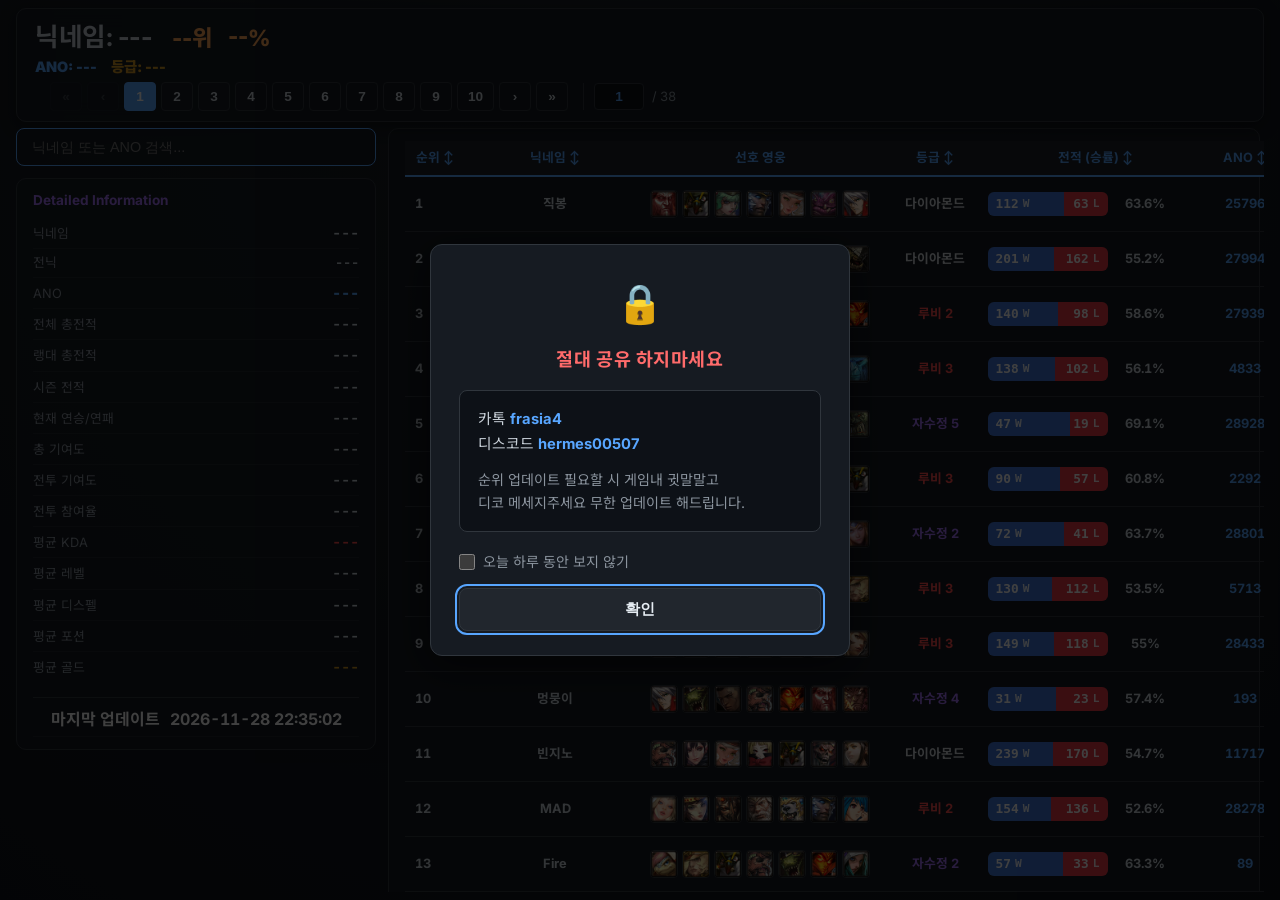
<file: index.html>
<!DOCTYPE html>
<html lang="ko">

<head>
  <meta charset="UTF-8">
  <meta name="viewport" content="width=device-width, initial-scale=1.0">
  <title>카오스온라인 랭킹정보</title>
  <meta name="description" content="카오스온라인 시즌 랭킹, 전적, 선호 영웅 정보">
  <meta name="theme-color" content="#0d1117">
  <link rel="icon" href="favicon_red.ico" type="image/x-icon">
  <link rel="preconnect" href="https://fonts.googleapis.com">
  <link rel="preconnect" href="https://fonts.gstatic.com" crossorigin>
  <link rel="stylesheet" href="https://fonts.googleapis.com/css2?family=Inter:wght@400;600;700;800;900&family=Noto+Sans+KR:wght@400;700&display=swap">
  <link rel="stylesheet" href="style.css?v=20261030_V125">
</head>

<body>
  <div class="container">
    <header>
      <div class="profile-card">
        <div class="user-info">
          <!-- Mobile row 1: Nickname + Rank/WR -->
          <div class="user-info-top-row">
            <h1 id="user-nickname">닉네임: ---</h1>
            <div class="header-stats">
              <span id="user-rank">--위</span>
              <span id="user-season-wr">--%</span>
            </div>
          </div>

          <!-- Mobile row 2: Meta -->
          <div class="user-meta">
            <span class="ano-tag" id="user-ano">ANO: ---</span>
            <span class="grade-tag" id="user-grade">등급: ---</span>
          </div>

          <!-- Mobile row 3: Heroes + Pagination (V52) -->
          <div class="hero-pagination-wrapper">
            <div class="hero-list" id="hero-list">
              <!-- Heroes injected by JS -->
            </div>
            <div id="pagination-top" aria-label="페이지 이동"></div>
          </div>
        </div>
      </div>
    </header>

    <main class="dashboard-grid">
      <!-- Sidebar stats -->
      <aside class="left-panel">
        <div class="search-container-v2">
          <input type="text" id="search-input" class="search-input-v2" aria-label="닉네임 또는 ANO 검색" placeholder="닉네임 또는 ANO 검색..."
            autocomplete="off">
          <span id="search-clear" class="search-clear-btn" title="검색어 지우기">×</span>
        </div>
        <div class="card">
          <h2 class="card-title">Detailed Information</h2>
          <div id="stats-container">
            <div class="stat-row"><span class="stat-label">닉네임</span><span class="stat-value" id="stat-nick">---</span>
            </div>
            <div class="stat-row"><span class="stat-label">전닉</span><span class="stat-value" id="stat-prev-nicks"
                style="font-size:0.8rem; color:var(--text-secondary); max-width:180px; overflow:hidden; text-overflow:ellipsis; white-space:nowrap;">---</span>
            </div>
            <div class="stat-row"><span class="stat-label">ANO</span><span class="stat-value" id="stat-ano-val"
                style="color: var(--accent-blue)">---</span></div>
            <div class="stat-row"><span class="stat-label">전체 총전적</span><span class="stat-value"
                id="stat-overall-rec">---</span></div>
            <div class="stat-row"><span class="stat-label">랭대 총전적</span><span class="stat-value"
                id="stat-total-rec">---</span></div>
            <div class="stat-row"><span class="stat-label">시즌 전적</span><span class="stat-value"
                id="stat-season-rec">---</span></div>
            <div class="stat-row"><span class="stat-label">현재 연승/연패</span><span class="stat-value"
                id="stat-consecutive">---</span></div>
            <div class="stat-row"><span class="stat-label">총 기여도</span><span class="stat-value"
                id="stat-total-cont">---</span></div>
            <div class="stat-row"><span class="stat-label">전투 기여도</span><span class="stat-value"
                id="stat-combat-cont">---</span></div>
            <div class="stat-row"><span class="stat-label">전투 참여율</span><span class="stat-value"
                id="stat-combat-rate">---</span></div>
            <div class="stat-row"><span class="stat-label">평균 KDA</span><span class="stat-value" id="stat-kda">---</span></div>
            <div class="stat-row"><span class="stat-label">평균 레벨</span><span class="stat-value"
                id="stat-avg-lv">---</span></div>
            <div class="stat-row"><span class="stat-label">평균 디스펠</span><span class="stat-value"
                id="stat-avg-dispell">---</span></div>
            <div class="stat-row"><span class="stat-label">평균 포션</span><span class="stat-value"
                id="stat-avg-potion">---</span></div>
            <div class="stat-row" style="border-bottom: none;"><span class="stat-label">평균 골드</span><span
                class="stat-value" id="stat-avg-gold">---</span></div>
            <div class="stat-row stat-row-footer">
              <span class="stat-label">마지막 업데이트</span>
              <span class="stat-value" id="last-update-time">---</span>
            </div>
          </div>
        </div>
      </aside>

      <!-- Main ranking table -->
      <section class="right-panel">
        <div class="rank-scroll-area">
          <div class="card">
            <div class="rank-section-wrapper">
              <div id="table-container" class="table-container">
                <table class="ranking-table" aria-label="시즌 랭킹">
                  <thead>
                    <tr>
                      <th data-sort="rank" style="width:60px; text-align:center;">순위 ↕
                      </th>
                      <th data-sort="nick" style="width:180px; text-align:center;">닉네임
                        ↕</th>
                      <th class="hide-on-panel hide-on-mobile" style="width:230px; text-align:center;">선호 영웅</th>
                      <th class="hide-on-panel" data-sort="grade"
                        style="width:120px; text-align:center;">등급 ↕</th>
                      <th class="hide-on-panel" data-sort="wr" colspan="2"
                        style="width:200px; text-align:center;">전적 (승률) ↕</th>
                      <th class="hide-on-mobile" data-sort="ano"
                        style="width:100px; text-align:center;">ANO ↕</th>
                    </tr>
                  </thead>
                  <tbody id="ranking-body">
                    <!-- Rows injected by JS -->
                  </tbody>
                </table>
              </div>

              <!-- 우측 슬라이딩 프로필 패널 -->
              <div id="sliding-profile" class="sliding-profile-panel">
                <div class="panel-content">
                  <!-- PROFILE CARD -->
                  <div class="sp-card">
                    <div class="sp-card-title">
                      <span>PROFILE</span>
                      <button type="button" class="close-panel-btn" aria-label="프로필 패널 닫기">✖ 닫기</button>
                    </div>
                    <div class="sp-card-body">
                      <div
                        style="display:flex; justify-content:space-between; align-items:flex-end; margin-bottom: 4px;">
                        <div style="display:flex; align-items:baseline; gap: 10px;">
                          <h2 id="sp-nick" style="font-size:1.6rem; font-weight:700; color:#fff; margin:0;">닉네임</h2>
                          <span id="sp-grade" style="font-weight:bold; font-size:1rem;">등급</span>
                        </div>
                        <div style="text-align: right;">
                          <span style="font-size:0.8rem; color:var(--text-dim); display:block;">시즌 순위</span>
                          <span id="sp-rank"
                            style="font-size:1.4rem; font-weight:800; color:#ffa657; line-height:1;">--위</span>
                        </div>
                      </div>
                      <div id="sp-prev-nick-container"
                        style="display:none; padding:2px 0 4px 0;">
                        <span style="color:var(--text-dim); font-size:1rem; font-weight:700;">전닉: </span><span id="sp-prev-nick" style="color:var(--text-dim); font-size:1rem; font-weight:700;"></span>
                      </div>
                      <div
                        style="display:flex; justify-content:space-between; align-items:center; background:var(--border-color); padding:4px 8px; border-radius:4px; margin-bottom:4px;">
                        <span id="sp-ano" style="color:var(--text-dim); font-size:0.85rem;">ANO ---</span>
                      </div>
                      <div id="sp-memo-container"
                        style="display:none; background:rgba(255,255,255,0.05); padding:6px 10px; border-radius:4px; margin-top:8px;">
                        <span id="sp-memo" style="color:#8b949e; font-size:0.9rem; font-weight:500;">---</span>
                      </div>
                    </div>
                  </div>

                  <!-- STATS CARD (Mobile optimized) -->
                  <div class="sp-card sp-stats-card">
                    <div class="sp-card-title">STATISTICS</div>
                    <div class="sp-card-body">
                      <div class="sp-stats-grid">
                        <!-- [Left Column] (Items 1-6) -->
                        <div class="sp-stat-item"><span class="sp-stat-label">전체 총전적</span>
                          <div class="sp-stat-val" id="sp-stat-overall-rec">---</div>
                        </div>
                        <div class="sp-stat-item"><span class="sp-stat-label">랭대 총전적</span>
                          <div class="sp-stat-val" id="sp-stat-total-rec">---</div>
                        </div>
                        <div class="sp-stat-item"><span class="sp-stat-label">시즌 전적</span>
                          <div class="sp-stat-val" id="sp-stat-season-rec">---</div>
                        </div>
                        <div class="sp-stat-item"><span class="sp-stat-label">현재 연승</span>
                          <div class="sp-stat-val" id="sp-stat-consecutive">---</div>
                        </div>
                        <div class="sp-stat-item"><span class="sp-stat-label">평균 골드</span>
                          <div class="sp-stat-val" id="sp-stat-avg-gold">0</div>
                        </div>
                        <div class="sp-stat-item"><span class="sp-stat-label">평균 포션</span>
                          <div class="sp-stat-val" id="sp-stat-avg-potion">0회</div>
                        </div>

                        <!-- [Right Column] (Items 7-12) -->
                        <div class="sp-stat-item"><span class="sp-stat-label">총 기여도</span>
                          <div class="sp-stat-val" id="sp-stat-total-cont">0</div>
                        </div>
                        <div class="sp-stat-item"><span class="sp-stat-label">전투 기여도</span>
                          <div class="sp-stat-val" id="sp-stat-combat-cont">0</div>
                        </div>
                        <div class="sp-stat-item"><span class="sp-stat-label">전투 참여율</span>
                          <div class="sp-stat-val" id="sp-stat-combat-rate">0%</div>
                        </div>
                        <div class="sp-stat-item"><span class="sp-stat-label">평균 KDA</span>
                          <div class="sp-stat-val" id="sp-stat-kda">0.00</div>
                        </div>
                        <div class="sp-stat-item"><span class="sp-stat-label">평균 레벨</span>
                          <div class="sp-stat-val" id="sp-stat-avg-lv">Lv.0</div>
                        </div>
                        <div class="sp-stat-item"><span class="sp-stat-label">평균 디스펠</span>
                          <div class="sp-stat-val" id="sp-stat-avg-dispell">0회</div>
                        </div>
                      </div>
                    </div>
                  </div>

                  <!-- RECORDS CARD (flex 레이아웃 유지) -->
                  <div class="sp-card">
                    <div class="sp-card-title">RECORDS</div>
                    <div class="sp-card-body" style="padding: 0; background: transparent; border: none;">
                      <div class="record-container">
                        <!-- 전체 전적 -->
                        <div class="record-block">
                          <div class="record-title">전체 전적</div>
                          <div class="record-row">
                            <span class="record-label">전적</span>
                            <span class="record-val" id="sp-all-rec">0승 0패 0무</span>
                          </div>
                          <div class="record-row" id="sp-all-party-row" style="display:none;">
                            <span class="record-label" style="color:#888;">파티전적</span>
                            <span class="record-val" id="sp-all-party-rec">0승 0패 0무</span>
                          </div>
                          <div class="record-swr" id="sp-all-swr">시즌 0%</div>
                          <div class="record-bar-bg">
                            <div class="record-bar-fill" id="sp-all-bar" style="width: 0%;"></div>
                          </div>
                          <div class="extra-record-rows" id="sp-all-extra">
                            <!-- JS injected -->
                          </div>
                        </div>

                        <!-- 랭킹 전적 -->
                        <div class="record-block">
                          <div class="record-title">랭킹 전적</div>
                          <div class="record-row">
                            <span class="record-label">전적</span>
                            <span class="record-val" id="sp-rk-rec">0승 0패 0무</span>
                          </div>
                          <div class="record-row" id="sp-rk-party-row" style="display:none;">
                            <span class="record-label" style="color:#888;">파티전적</span>
                            <span class="record-val" id="sp-rk-party-rec">0승 0패 0무</span>
                          </div>
                          <div class="record-swr" id="sp-rk-swr">시즌 0%</div>
                          <div class="record-bar-bg">
                            <div class="record-bar-fill" id="sp-rk-bar" style="width: 0%;"></div>
                          </div>
                          <div class="extra-record-rows" id="sp-rk-extra">
                            <!-- JS injected -->
                          </div>
                        </div>
                      </div>
                    </div>
                  </div>

                  <!-- HEROES CARD -->
                  <div class="sp-card">
                    <div class="sp-card-title" id="sp-hero-title">선호 영웅 (이번 시즌)</div>
                    <div class="sp-card-body" style="padding: 6px;">
                      <table class="sp-hero-table">
                        <thead>
                          <tr>
                            <th style="width: 30px; padding-left: 2px;">#</th>
                            <th style="text-align: left;">영웅</th>
                            <th style="width: 55px; text-align: left; cursor: pointer; white-space: nowrap;"
                              data-hero-sort="playCnt">판수 ↓</th>
                            <th style="width: 60px; text-align: left; cursor: pointer; white-space: nowrap;"
                              data-hero-sort="winningRate">승률 ↕</th>
                            <th style="width: 80px; text-align: left; cursor: pointer; white-space: nowrap;"
                              data-hero-sort="partyWinningRate">파티승률 ↕</th>
                          </tr>
                        </thead>
                        <tbody id="sp-hero-list">
                          <!-- JS injected -->
                        </tbody>
                      </table>
                    </div>
                  </div>

                </div>
              </div>
            </div> <!-- rank-section-wrapper end -->
          </div> <!-- card end -->
          <div id="pagination" class="pagination-bottom" aria-label="페이지 이동">
            <!-- Pagination injected by JS -->
          </div>
        </div> <!-- rank-scroll-area end -->
      </section>
    </main>
  </div>

  <script defer src="app_v38.js?v=65"></script>

  <!-- 안내 팝업 모달 -->
  <div id="notice-overlay" class="notice-overlay" role="dialog" aria-modal="true" aria-labelledby="notice-title" hidden>
    <div class="notice-box">
      <div class="notice-icon" aria-hidden="true">🔒</div>
      <h2 id="notice-title" class="notice-title">절대 공유 하지마세요</h2>
      <div class="notice-body">
        <div>카톡 <strong>frasia4</strong></div>
        <div>디스코드 <strong>hermes00507</strong></div>
        <div class="notice-sub">
          순위 업데이트 필요할 시 게임내 귓말말고<br>
          디코 메세지주세요 무한 업데이트 해드립니다.
        </div>
      </div>
      <label class="notice-check">
        <input type="checkbox" id="notice-hide-today">
        오늘 하루 동안 보지 않기
      </label>
      <button type="button" id="notice-close-btn" class="notice-close">확인</button>
    </div>
  </div>

  <script>
    (function () {
      const KEY = 'notice_hide_until';
      const overlay = document.getElementById('notice-overlay');
      const closeBtn = document.getElementById('notice-close-btn');
      const hideToday = document.getElementById('notice-hide-today');
      let lastFocus = null;

      function shouldShow() {
        try {
          const v = localStorage.getItem(KEY);
          return !v || new Date(v) < new Date();
        } catch (e) { return true; }   // 저장소 차단 환경에서도 동작
      }
      function open() {
        lastFocus = document.activeElement;
        overlay.hidden = false;
        closeBtn.focus();
      }
      function close() {
        if (hideToday.checked) {
          const d = new Date();
          d.setHours(23, 59, 59, 0);
          try { localStorage.setItem(KEY, d.toISOString()); } catch (e) { }
        }
        overlay.hidden = true;
        if (lastFocus && lastFocus.focus) lastFocus.focus();
      }

      closeBtn.addEventListener('click', close);
      overlay.addEventListener('click', e => { if (e.target === overlay) close(); });
      document.addEventListener('keydown', e => { if (!overlay.hidden && e.key === 'Escape') close(); });
      window.closeNotice = close;   // 기존 호출부 호환
      if (shouldShow()) open();
    })();
  </script>
</body>

</html>
</file>
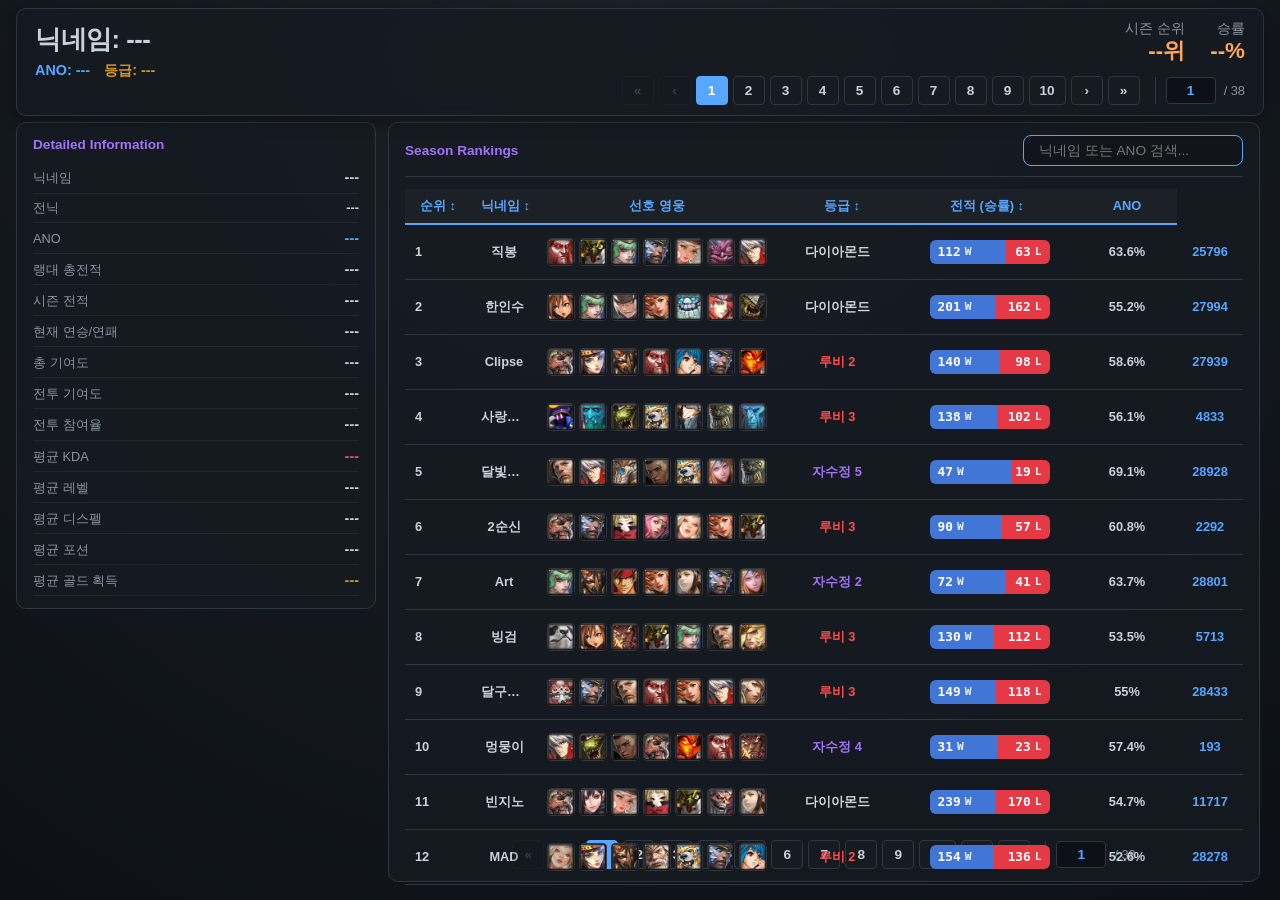
<file: dashboard.html>
<!DOCTYPE html>
<html lang="ko">

<head>
  <meta charset="UTF-8">
  <meta name="viewport" content="width=device-width, initial-scale=1.0">
  <title>카오스온라인 랭킹정보</title>
  <link rel="icon" href="favicon_red.ico" type="image/x-icon">
  <link rel="stylesheet" href="style.css?v=20260311_V123">
</head>

<body>
  <div class="container">
    <header>
      <div class="profile-card">
        <div class="user-info">
          <h1 id="user-nickname">닉네임: ---</h1>
          <div class="user-meta">
            <span class="ano-tag" id="user-ano">ANO: ---</span>
            <span class="grade-tag" id="user-grade">등급: ---</span>
          </div>
          <div class="hero-list" id="hero-list" style="margin-top: 15px; max-width: 600px;">
            <!-- Heroes injected by JS -->
          </div>
        </div>
        <div style="display: flex; flex-direction: column; align-items: flex-end; gap: 12px;">
          <div class="rank-badge" style="display: flex; align-items: baseline; gap: 25px;">
            <div style="text-align: right;">
              <span style="font-size: 0.85rem; color: #8b949e; display: block; margin-bottom: 2px;">시즌 순위</span>
              <span id="user-rank" style="font-size: 2.4rem; font-weight: 800; color: #ffa657;">--위</span>
            </div>
            <div style="text-align: right;">
              <span style="font-size: 0.85rem; color: #8b949e; display: block; margin-bottom: 2px;">승률</span>
              <span id="user-season-wr" style="font-size: 2.4rem; font-weight: 800; color: #ffa657;">--%</span>
            </div>
          </div>
          <!-- 상단 페이지네이션 (순위/승률 밑으로 이동) -->
          <div id="pagination-top" style="display: flex; gap: 5px; align-items: center;"></div>
        </div>
      </div>
    </header>

    <main class="dashboard-grid">
      <!-- Sidebar stats -->
      <aside class="left-panel">
        <div class="card">
          <h2 class="card-title">Detailed Information</h2>
          <div id="stats-container">
            <div class="stat-row"><span class="stat-label">닉네임</span><span class="stat-value" id="stat-nick">---</span>
            </div>
            <div class="stat-row"><span class="stat-label">전닉</span><span class="stat-value" id="stat-prev-nicks"
                style="font-size:0.8rem; color:var(--text-secondary); max-width:180px; overflow:hidden; text-overflow:ellipsis; white-space:nowrap;">---</span>
            </div>
            <div class="stat-row"><span class="stat-label">ANO</span><span class="stat-value" id="stat-ano-val"
                style="color: var(--accent-blue)">---</span></div>
            <div class="stat-row"><span class="stat-label">랭대 총전적</span><span class="stat-value"
                id="stat-total-rec">---</span></div>
            <div class="stat-row"><span class="stat-label">시즌 전적</span><span class="stat-value"
                id="stat-season-rec">---</span></div>
            <div class="stat-row"><span class="stat-label">현재 연승/연패</span><span class="stat-value"
                id="stat-consecutive">---</span></div>
            <div class="stat-row"><span class="stat-label">총 기여도</span><span class="stat-value"
                id="stat-total-cont">---</span></div>
            <div class="stat-row"><span class="stat-label">전투 기여도</span><span class="stat-value"
                id="stat-combat-cont">---</span></div>
            <div class="stat-row"><span class="stat-label">전투 참여율</span><span class="stat-value"
                id="stat-combat-rate">---</span></div>
            <div class="stat-row"><span class="stat-label">평균 KDA</span><span class="stat-value" id="stat-kda"
                style="color:#ff4d4d">---</span></div>
            <div class="stat-row"><span class="stat-label">평균 레벨</span><span class="stat-value"
                id="stat-avg-lv">---</span></div>
            <div class="stat-row"><span class="stat-label">평균 디스펠</span><span class="stat-value"
                id="stat-avg-dispell">---</span></div>
            <div class="stat-row"><span class="stat-label">평균 포션</span><span class="stat-value"
                id="stat-avg-potion">---</span></div>
            <div class="stat-row"><span class="stat-label">평균 골드 획득</span><span class="stat-value" id="stat-avg-gold"
                style="color:#D29922">---</span></div>
          </div>
        </div>
      </aside>

      <!-- Main ranking table -->
      <section class="right-panel">
        <div class="card" style="height: 100%; display: flex; flex-direction: column;">
          <div
            style="display: flex; justify-content: space-between; align-items: center; margin-bottom: 12px; border-bottom: 1px solid var(--border-color); padding-bottom: 10px;">
            <h2 class="card-title" style="margin-bottom: 0; min-width: 150px;">Season Rankings</h2>
            <div style="display: flex; align-items: center; gap: 15px; flex: 1; justify-content: flex-end;">
              <input type="text" id="search-input" placeholder="닉네임 또는 ANO 검색..." autocomplete="off"
                style="padding: 7px 15px; background: rgba(0,0,0,0.2); border: 1px solid var(--border-color); border-radius: 8px; color: white; font-size: 0.85rem; width: 220px; outline: none; border-color: var(--accent-blue);">
            </div>
          </div>
          <div class="rank-section-wrapper">
            <div id="table-container" class="table-container">
              <table class="ranking-table">
                <thead>
                  <tr>
                    <th data-sort="rank" style="cursor:pointer; user-select:none;">순위 ↕</th>
                    <th data-sort="nick" style="cursor:pointer; user-select:none;">닉네임 ↕</th>
                    <th class="hide-on-panel" style="width:240px; text-align:center;">선호 영웅</th>
                    <th class="hide-on-panel" data-sort="grade"
                      style="cursor:pointer; user-select:none; width:120px; padding-left:20px;">등급 ↕</th>
                    <th class="hide-on-panel" data-sort="wr" style="cursor:pointer; user-select:none; width:180px;">전적
                      (승률) ↕</th>
                    <th style="width:100px;">ANO</th>
                  </tr>
                </thead>
                <tbody id="ranking-body">
                  <!-- Rows injected by JS -->
                </tbody>
              </table>
            </div>

            <!-- 우측 슬라이딩 프로필 패널 -->
            <div id="sliding-profile" class="sliding-profile-panel">
              <div class="panel-content">
                <button class="close-panel-btn" onclick="closeProfilePanel()">✖ 닫기</button>

                <!-- PROFILE CARD -->
                <div class="sp-card">
                  <div class="sp-card-title">PROFILE</div>
                  <div class="sp-card-body">
                    <div style="display:flex; justify-content:space-between; align-items:flex-end; margin-bottom: 4px;">
                      <div style="display:flex; align-items:baseline; gap: 10px;">
                        <h2 id="sp-nick" style="font-size:1.6rem; font-weight:700; color:#fff; margin:0;">닉네임</h2>
                        <span id="sp-grade" style="font-weight:bold; font-size:1rem;">등급</span>
                      </div>
                      <div style="text-align: right;">
                        <span style="font-size:0.8rem; color:var(--text-dim); display:block;">시즌 순위</span>
                        <span id="sp-rank"
                          style="font-size:1.4rem; font-weight:800; color:#ffa657; line-height:1;">--위</span>
                      </div>
                    </div>
                    <div
                      style="display:flex; justify-content:space-between; align-items:center; background:var(--border-color); padding:4px 8px; border-radius:4px; margin-bottom:4px;">
                      <span id="sp-ano" style="color:var(--text-dim); font-size:0.85rem;">ANO ---</span>
                    </div>
                    <div id="sp-memo-container"
                      style="display:none; background:rgba(255,255,255,0.05); padding:6px 10px; border-radius:4px; margin-top:8px;">
                      <span id="sp-memo" style="color:#8b949e; font-size:0.9rem; font-weight:500;">---</span>
                    </div>
                  </div>
                </div>

                <!-- RECORDS CARD (flex 레이아웃 유지) -->
                <div class="sp-card">
                  <div class="sp-card-title">RECORDS</div>
                  <div class="sp-card-body" style="padding: 0; background: transparent; border: none;">
                    <div style="display:flex; gap: 8px;">
                      <!-- 전체 전적 -->
                      <div class="record-block">
                        <div class="record-title">전체 전적</div>
                        <div class="record-row">
                          <span class="record-label">전적</span>
                          <span class="record-val" id="sp-all-rec">0승 0패 0무</span>
                        </div>
                        <div class="record-swr" id="sp-all-swr">시즌 0%</div>
                        <div class="record-bar-bg">
                          <div class="record-bar-fill" id="sp-all-bar" style="width: 0%;"></div>
                        </div>
                        <div class="extra-record-rows" id="sp-all-extra">
                          <!-- JS injected -->
                        </div>
                      </div>

                      <!-- 랭킹 전적 -->
                      <div class="record-block">
                        <div class="record-title">랭킹 전적</div>
                        <div class="record-row">
                          <span class="record-label">전적</span>
                          <span class="record-val" id="sp-rk-rec">0승 0패 0무</span>
                        </div>
                        <div class="record-swr" id="sp-rk-swr">시즌 0%</div>
                        <div class="record-bar-bg">
                          <div class="record-bar-fill" id="sp-rk-bar" style="width: 0%;"></div>
                        </div>
                        <div class="extra-record-rows" id="sp-rk-extra">
                          <!-- JS injected -->
                        </div>
                      </div>
                    </div>
                  </div>
                </div>

                <!-- HEROES CARD -->
                <div class="sp-card">
                  <div class="sp-card-title" id="sp-hero-title">선호 영웅 (이번 시즌) (0개)</div>
                  <div class="sp-card-body" style="padding: 6px;">
                    <table class="sp-hero-table">
                      <thead>
                        <tr>
                          <th style="width: 30px; padding-left: 2px;">#</th>
                          <th style="text-align: left;">영웅</th>
                          <th style="width: 55px; text-align: left; cursor: pointer; white-space: nowrap;"
                            data-hero-sort="playCnt">판수 ↓</th>
                          <th style="width: 60px; text-align: left; cursor: pointer; white-space: nowrap;"
                            data-hero-sort="winningRate">승률 ↕</th>
                          <th style="width: 80px; text-align: left; cursor: pointer; white-space: nowrap;"
                            data-hero-sort="partyWinningRate">파티승률 ↕</th>
                        </tr>
                      </thead>
                      <tbody id="sp-hero-list">
                        <!-- JS injected -->
                      </tbody>
                    </table>
                  </div>
                </div>

              </div>
            </div>
          </div>
          <div id="pagination" style="display:flex; justify-content:center; gap:10px; margin-top:20px;">
            <!-- Pagination injected by JS -->
          </div>
          <div id="pagination-top" style="display:none;"></div>
        </div>
      </section>
    </main>
  </div>

  <script src="app_v38.js?v=20260310_PREMIUM_V2"></script>
</body>

</html>
</file>
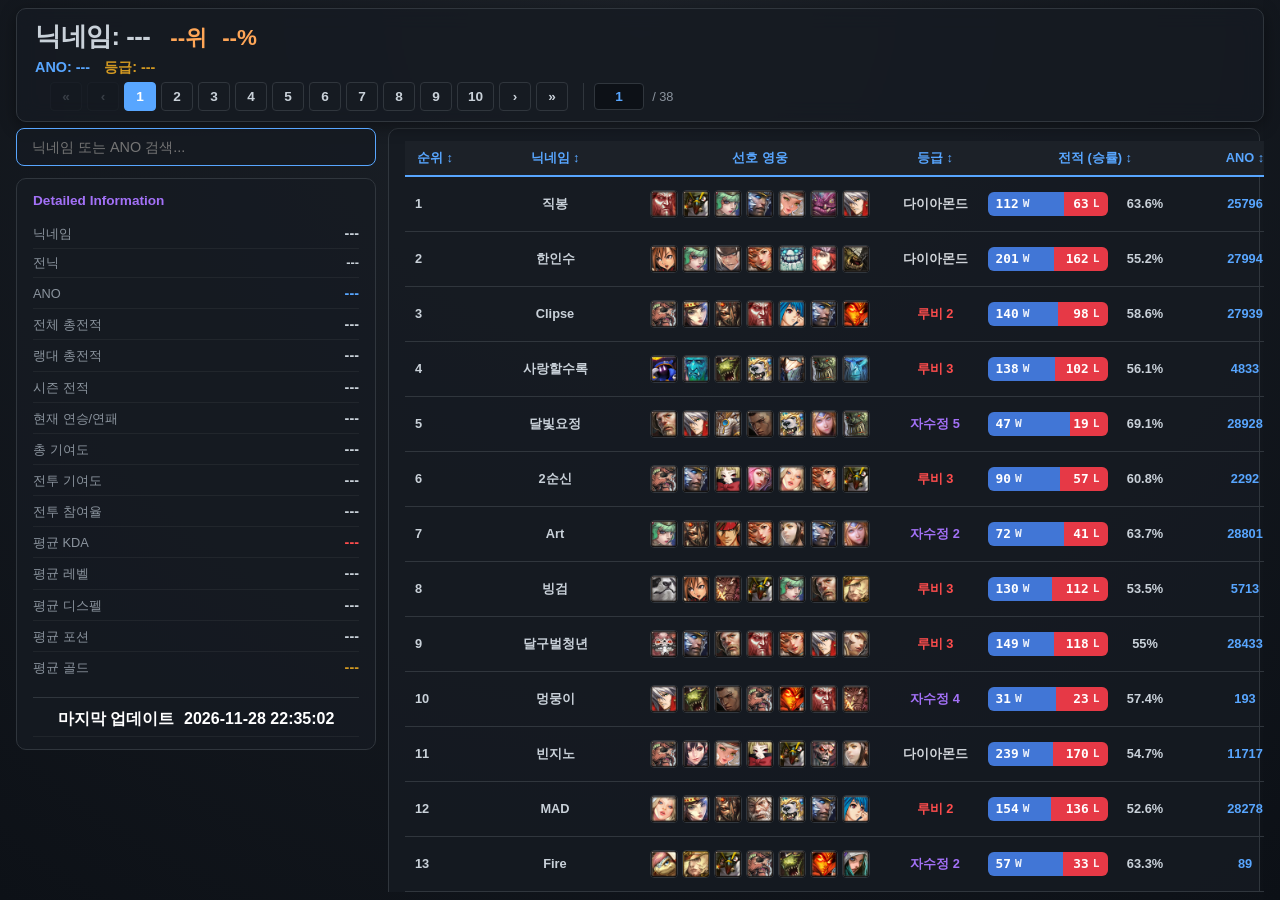
<file: dashboard_v38.html>
<!DOCTYPE html>
<html lang="ko">

<head>
  <meta charset="UTF-8">
  <meta name="viewport" content="width=device-width, initial-scale=1.0">
  <title>카오스온라인 랭킹정보</title>
  <link rel="icon" href="favicon_red.ico" type="image/x-icon">
  <link rel="stylesheet" href="style.css?v=20260311_V123">
</head>

<body>
  <div class="container">
    <header>
      <div class="profile-card">
        <div class="user-info">
          <!-- Mobile row 1: Nickname + Rank/WR -->
          <div class="user-info-top-row">
            <h1 id="user-nickname">닉네임: ---</h1>
            <div class="header-stats">
              <span id="user-rank">--위</span>
              <span id="user-season-wr">--%</span>
            </div>
          </div>

          <!-- Mobile row 2: Meta -->
          <div class="user-meta">
            <span class="ano-tag" id="user-ano">ANO: ---</span>
            <span class="grade-tag" id="user-grade">등급: ---</span>
          </div>

          <!-- Mobile row 3: Heroes + Pagination (V52) -->
          <div class="hero-pagination-wrapper">
            <div class="hero-list" id="hero-list">
              <!-- Heroes injected by JS -->
            </div>
            <div id="pagination-top"></div>
          </div>
        </div>
      </div>
    </header>

    <main class="dashboard-grid">
      <!-- Sidebar stats -->
      <aside class="left-panel">
        <div class="search-container-v2">
          <input type="text" id="search-input" class="search-input-v2" placeholder="닉네임 또는 ANO 검색..."
            autocomplete="off">
          <span id="search-clear" class="search-clear-btn" title="검색어 지우기">×</span>
        </div>
        <div class="card">
          <h2 class="card-title">Detailed Information</h2>
          <div id="stats-container">
            <div class="stat-row"><span class="stat-label">닉네임</span><span class="stat-value" id="stat-nick">---</span>
            </div>
            <div class="stat-row"><span class="stat-label">전닉</span><span class="stat-value" id="stat-prev-nicks"
                style="font-size:0.8rem; color:var(--text-secondary); max-width:180px; overflow:hidden; text-overflow:ellipsis; white-space:nowrap;">---</span>
            </div>
            <div class="stat-row"><span class="stat-label">ANO</span><span class="stat-value" id="stat-ano-val"
                style="color: var(--accent-blue)">---</span></div>
            <div class="stat-row"><span class="stat-label">전체 총전적</span><span class="stat-value"
                id="stat-overall-rec">---</span></div>
            <div class="stat-row"><span class="stat-label">랭대 총전적</span><span class="stat-value"
                id="stat-total-rec">---</span></div>
            <div class="stat-row"><span class="stat-label">시즌 전적</span><span class="stat-value"
                id="stat-season-rec">---</span></div>
            <div class="stat-row"><span class="stat-label">현재 연승/연패</span><span class="stat-value"
                id="stat-consecutive">---</span></div>
            <div class="stat-row"><span class="stat-label">총 기여도</span><span class="stat-value"
                id="stat-total-cont">---</span></div>
            <div class="stat-row"><span class="stat-label">전투 기여도</span><span class="stat-value"
                id="stat-combat-cont">---</span></div>
            <div class="stat-row"><span class="stat-label">전투 참여율</span><span class="stat-value"
                id="stat-combat-rate">---</span></div>
            <div class="stat-row"><span class="stat-label">평균 KDA</span><span class="stat-value" id="stat-kda"
                style="color:#ff4d4d">---</span></div>
            <div class="stat-row"><span class="stat-label">평균 레벨</span><span class="stat-value"
                id="stat-avg-lv">---</span></div>
            <div class="stat-row"><span class="stat-label">평균 디스펠</span><span class="stat-value"
                id="stat-avg-dispell">---</span></div>
            <div class="stat-row"><span class="stat-label">평균 포션</span><span class="stat-value"
                id="stat-avg-potion">---</span></div>
            <div class="stat-row" style="border-bottom: none;"><span class="stat-label">평균 골드</span><span
                class="stat-value" id="stat-avg-gold" style="color:#D29922">---</span></div>
            <div class="stat-row"
              style="margin-top: 15px; border-top: 1px solid var(--border-color); padding-top: 10px; justify-content: center; align-items: center; gap: 10px;">
              <span class="stat-label" style="color: #fff; font-weight: bold; font-size: 1.0rem;">마지막 업데이트</span>
              <span class="stat-value" id="last-update-time" style="color: #fff; font-size: 1.0rem;">---</span>
            </div>
          </div>
        </div>
      </aside>

      <!-- Main ranking table -->
      <section class="right-panel">
        <div class="rank-scroll-area">
          <div class="card">
            <div class="rank-section-wrapper">
              <div id="table-container" class="table-container">
                <table class="ranking-table">
                  <thead>
                    <tr>
                      <th data-sort="rank" style="cursor:pointer; user-select:none; width:60px; text-align:center;">순위 ↕
                      </th>
                      <th data-sort="nick" style="cursor:pointer; user-select:none; width:180px; text-align:center;">닉네임
                        ↕</th>
                      <th class="hide-on-panel hide-on-mobile" style="width:230px; text-align:center;">선호 영웅</th>
                      <th class="hide-on-panel" data-sort="grade"
                        style="cursor:pointer; user-select:none; width:120px; text-align:center;">등급 ↕</th>
                      <th class="hide-on-panel" data-sort="wr" colspan="2"
                        style="cursor:pointer; user-select:none; width:200px; text-align:center;">전적 (승률) ↕</th>
                      <th class="hide-on-mobile" data-sort="ano"
                        style="cursor:pointer; user-select:none; width:100px; text-align:center;">ANO ↕</th>
                    </tr>
                  </thead>
                  <tbody id="ranking-body">
                    <!-- Rows injected by JS -->
                  </tbody>
                </table>
              </div>

              <!-- 우측 슬라이딩 프로필 패널 -->
              <div id="sliding-profile" class="sliding-profile-panel">
                <div class="panel-content">
                  <!-- PROFILE CARD -->
                  <div class="sp-card">
                    <div class="sp-card-title">
                      <span>PROFILE</span>
                      <button class="close-panel-btn" onclick="closeProfilePanel()">✖ 닫기</button>
                    </div>
                    <div class="sp-card-body">
                      <div
                        style="display:flex; justify-content:space-between; align-items:flex-end; margin-bottom: 4px;">
                        <div style="display:flex; align-items:baseline; gap: 10px;">
                          <h2 id="sp-nick" style="font-size:1.6rem; font-weight:700; color:#fff; margin:0;">닉네임</h2>
                          <span id="sp-grade" style="font-weight:bold; font-size:1rem;">등급</span>
                        </div>
                        <div style="text-align: right;">
                          <span style="font-size:0.8rem; color:var(--text-dim); display:block;">시즌 순위</span>
                          <span id="sp-rank"
                            style="font-size:1.4rem; font-weight:800; color:#ffa657; line-height:1;">--위</span>
                        </div>
                      </div>
                      <div id="sp-prev-nick-container"
                        style="display:none; padding:2px 0 4px 0;">
                        <span style="color:var(--text-dim); font-size:1rem; font-weight:700;">전닉: </span><span id="sp-prev-nick" style="color:var(--text-dim); font-size:1rem; font-weight:700;"></span>
                      </div>
                      <div
                        style="display:flex; justify-content:space-between; align-items:center; background:var(--border-color); padding:4px 8px; border-radius:4px; margin-bottom:4px;">
                        <span id="sp-ano" style="color:var(--text-dim); font-size:0.85rem;">ANO ---</span>
                      </div>
                      <div id="sp-memo-container"
                        style="display:none; background:rgba(255,255,255,0.05); padding:6px 10px; border-radius:4px; margin-top:8px;">
                        <span id="sp-memo" style="color:#8b949e; font-size:0.9rem; font-weight:500;">---</span>
                      </div>
                    </div>
                  </div>

                  <!-- STATS CARD (Mobile optimized) -->
                  <div class="sp-card sp-stats-card">
                    <div class="sp-card-title">STATISTICS</div>
                    <div class="sp-card-body">
                      <div class="sp-stats-grid">
                        <!-- [Left Column] (Items 1-6) -->
                        <div class="sp-stat-item"><span class="sp-stat-label">전체 총전적</span>
                          <div class="sp-stat-val" id="sp-stat-overall-rec">---</div>
                        </div>
                        <div class="sp-stat-item"><span class="sp-stat-label">랭대 총전적</span>
                          <div class="sp-stat-val" id="sp-stat-total-rec">---</div>
                        </div>
                        <div class="sp-stat-item"><span class="sp-stat-label">시즌 전적</span>
                          <div class="sp-stat-val" id="sp-stat-season-rec">---</div>
                        </div>
                        <div class="sp-stat-item"><span class="sp-stat-label">현재 연승</span>
                          <div class="sp-stat-val" id="sp-stat-consecutive">---</div>
                        </div>
                        <div class="sp-stat-item"><span class="sp-stat-label">평균 골드</span>
                          <div class="sp-stat-val" id="sp-stat-avg-gold" style="color:#D29922">0</div>
                        </div>
                        <div class="sp-stat-item"><span class="sp-stat-label">평균 포션</span>
                          <div class="sp-stat-val" id="sp-stat-avg-potion">0회</div>
                        </div>

                        <!-- [Right Column] (Items 7-12) -->
                        <div class="sp-stat-item"><span class="sp-stat-label">총 기여도</span>
                          <div class="sp-stat-val" id="sp-stat-total-cont">0</div>
                        </div>
                        <div class="sp-stat-item"><span class="sp-stat-label">전투 기여도</span>
                          <div class="sp-stat-val" id="sp-stat-combat-cont">0</div>
                        </div>
                        <div class="sp-stat-item"><span class="sp-stat-label">전투 참여율</span>
                          <div class="sp-stat-val" id="sp-stat-combat-rate">0%</div>
                        </div>
                        <div class="sp-stat-item"><span class="sp-stat-label">평균 KDA</span>
                          <div class="sp-stat-val" id="sp-stat-kda" style="color:#ff4d4d; font-weight:bold;">0.00</div>
                        </div>
                        <div class="sp-stat-item"><span class="sp-stat-label">평균 레벨</span>
                          <div class="sp-stat-val" id="sp-stat-avg-lv">Lv.0</div>
                        </div>
                        <div class="sp-stat-item"><span class="sp-stat-label">평균 디스펠</span>
                          <div class="sp-stat-val" id="sp-stat-avg-dispell">0회</div>
                        </div>
                      </div>
                    </div>
                  </div>

                  <!-- RECORDS CARD (flex 레이아웃 유지) -->
                  <div class="sp-card">
                    <div class="sp-card-title">RECORDS</div>
                    <div class="sp-card-body" style="padding: 0; background: transparent; border: none;">
                      <div class="record-container">
                        <!-- 전체 전적 -->
                        <div class="record-block">
                          <div class="record-title">전체 전적</div>
                          <div class="record-row">
                            <span class="record-label">전적</span>
                            <span class="record-val" id="sp-all-rec">0승 0패 0무</span>
                          </div>
                          <div class="record-row" id="sp-all-party-row" style="display:none;">
                            <span class="record-label" style="color:#888;">파티전적</span>
                            <span class="record-val" id="sp-all-party-rec">0승 0패 0무</span>
                          </div>
                          <div class="record-swr" id="sp-all-swr">시즌 0%</div>
                          <div class="record-bar-bg">
                            <div class="record-bar-fill" id="sp-all-bar" style="width: 0%;"></div>
                          </div>
                          <div class="extra-record-rows" id="sp-all-extra">
                            <!-- JS injected -->
                          </div>
                        </div>

                        <!-- 랭킹 전적 -->
                        <div class="record-block">
                          <div class="record-title">랭킹 전적</div>
                          <div class="record-row">
                            <span class="record-label">전적</span>
                            <span class="record-val" id="sp-rk-rec">0승 0패 0무</span>
                          </div>
                          <div class="record-row" id="sp-rk-party-row" style="display:none;">
                            <span class="record-label" style="color:#888;">파티전적</span>
                            <span class="record-val" id="sp-rk-party-rec">0승 0패 0무</span>
                          </div>
                          <div class="record-swr" id="sp-rk-swr">시즌 0%</div>
                          <div class="record-bar-bg">
                            <div class="record-bar-fill" id="sp-rk-bar" style="width: 0%;"></div>
                          </div>
                          <div class="extra-record-rows" id="sp-rk-extra">
                            <!-- JS injected -->
                          </div>
                        </div>
                      </div>
                    </div>
                  </div>

                  <!-- HEROES CARD -->
                  <div class="sp-card">
                    <div class="sp-card-title" id="sp-hero-title">선호 영웅 (이번 시즌)</div>
                    <div class="sp-card-body" style="padding: 6px;">
                      <table class="sp-hero-table">
                        <thead>
                          <tr>
                            <th style="width: 30px; padding-left: 2px;">#</th>
                            <th style="text-align: left;">영웅</th>
                            <th style="width: 55px; text-align: left; cursor: pointer; white-space: nowrap;"
                              data-hero-sort="playCnt">판수 ↓</th>
                            <th style="width: 60px; text-align: left; cursor: pointer; white-space: nowrap;"
                              data-hero-sort="winningRate">승률 ↕</th>
                            <th style="width: 80px; text-align: left; cursor: pointer; white-space: nowrap;"
                              data-hero-sort="partyWinningRate">파티승률 ↕</th>
                          </tr>
                        </thead>
                        <tbody id="sp-hero-list">
                          <!-- JS injected -->
                        </tbody>
                      </table>
                    </div>
                  </div>

                </div>
              </div>
            </div> <!-- rank-section-wrapper end -->
          </div> <!-- card end -->
          <div id="pagination" style="display:flex; justify-content:flex-start; gap:10px; padding:15px 0 20px 0;">
            <!-- Pagination injected by JS -->
          </div>
      </section>
    </main>
  </div>

  <script defer src="app_v38.js?v=63"></script>
</body>

</html>
</file>
<file: style.css>
:root {
  --bg-color: #0D1117;
  --card-bg: rgba(22, 27, 34, 0.8);
  --border-color: #30363d;
  --text-main: #C9D1D9;
  --text-dim: #8B949E;
  --accent-blue: #58A6FF;
  --win-green: #238636;
  --loss-red: #da3633;
  --gold: #D29922;
  --purple: #A371F7;
  --glass: rgba(255, 255, 255, 0.03);
  --win-color: #238636;
  --loss-color: #da3633;
}

.win-text {
  color: var(--win-color) !important;
}

.loss-text {
  color: var(--loss-color) !important;
}

* {
  box-sizing: border-box;
  margin: 0;
  padding: 0;
}

html,
body {
  height: 100%;
  overflow: hidden;
  /* 바깥 스크롤 완전 제거 */
  background-color: var(--bg-color);
  color: var(--text-main);
  font-family: 'Inter', 'Noto Sans KR', sans-serif !important;
  line-height: 1.4;
  background: radial-gradient(circle at 50% 0%, #1c2128 0%, #0d1117 100%);
}

/* 전체 페이지를 뷰포트 높이에 맞게 flex column */
.container {
  max-width: 1400px;
  margin: 0 auto;
  padding: 8px 16px;
  height: 100vh;
  display: flex;
  flex-direction: column;
  gap: 6px;
}

/* 헤더 압축 */
header {
  flex-shrink: 0;
}

td {
  white-space: nowrap !important;
}

th {
  background: var(--card-bg);
  position: sticky;
  top: 0;
  z-index: 10;
  white-space: nowrap !important;
}

.profile-card {
  position: relative;
  background: var(--card-bg);
  backdrop-filter: blur(10px);
  border: 1px solid var(--border-color);
  border-radius: 10px;
  padding: 10px 18px;
  display: flex;
  justify-content: space-between;
  align-items: center;
  box-shadow: 0 4px 16px rgba(0, 0, 0, 0.4);
}

.user-info h1 {
  font-size: 1.6rem;
  font-weight: 700;
  margin-bottom: 2px;
  letter-spacing: -0.5px;
  white-space: nowrap !important;
  flex-shrink: 0;
}

.user-meta {
  display: flex;
  gap: 14px;
  font-family: 'Inter', 'Noto Sans KR', sans-serif;
  font-size: 0.9rem;
  white-space: nowrap !important;
}

.user-meta>span,
.user-meta>div {
  white-space: nowrap !important;
}

.ano-tag,
#user-ano,
#sp-ano,
#stat-ano-val {
  color: var(--accent-blue);
  font-weight: 900 !important;
}

.grade-tag,
#user-grade,
#sp-grade {
  color: var(--gold);
  font-weight: 900 !important;
}

/* Desktop Header structure adjustment */
.user-info-top-row {
  display: flex;
  align-items: baseline;
  gap: 20px;
}

.header-stats {
  display: flex;
  gap: 15px;
  white-space: nowrap;
  align-items: baseline;
}

#user-rank,
#user-season-wr {
  font-size: 1.4rem !important;
  font-weight: 800 !important;
  color: #ffa657 !important;
  line-height: 1 !important;
}

/* 페이징 공통 스타일 */
.pagination-area {
  display: flex;
  align-items: center;
  gap: 5px;
}

.pg-btn {
  background: #161B22;
  border: 1px solid #30363d;
  color: #C9D1D9;
  padding: 6px 10px;
  border-radius: 4px;
  cursor: pointer;
  font-size: 0.85rem;
  font-weight: 600;
  transition: all 0.2s;
  min-width: 32px;
  display: flex;
  align-items: center;
  justify-content: center;
}

.pg-btn:hover:not(:disabled) {
  background: #21262d;
  border-color: #8B949E;
  color: white;
}

.pg-btn.active {
  background: var(--accent-blue);
  border-color: var(--accent-blue);
  color: white;
}

.pg-btn:disabled {
  opacity: 0.2;
  cursor: not-allowed;
  pointer-events: none;
}

/* 상단 페이지네이션 고정 (V51->V52 헤더 통합) */
.hero-pagination-wrapper {
  display: flex !important;
  flex-direction: row !important;
  flex-wrap: nowrap !important;
  align-items: center !important;
  gap: 15px;
  margin-top: 5px;
  width: 100%;
}

.hero-list {
  display: inline-flex !important;
  flex-shrink: 0;
}

#pagination-top {
  display: inline-flex !important;
  align-items: center;
  gap: 10px;
  margin: 0;
  padding: 0;
  flex-shrink: 0;
}

.pg-input-wrapper {

  display: flex;
  align-items: center;
  gap: 8px;
  margin-left: 10px;
  padding-left: 10px;
  border-left: 1px solid var(--border-color);
}

.pg-input {
  width: 50px;
  padding: 5px;
  background: var(--bg-color);
  border: 1px solid var(--border-color);
  border-radius: 4px;
  color: var(--accent-blue);
  text-align: center;
  font-weight: bold;
  font-size: 0.85rem;
  outline: none;
}

.pg-input::-webkit-inner-spin-button,
.pg-input::-webkit-outer-spin-button {
  -webkit-appearance: none;
  margin: 0;
}

.total-pg-label {
  font-size: 0.8rem;
  color: var(--text-dim);
}

/* 대시보드 그리드 - 남은 높이를 모두 사용 */
.dashboard-grid {
  display: grid;
  grid-template-columns: 360px 1fr;
  width: 100%;
  gap: 12px;
  flex: 1;
  min-height: 0;
  overflow: hidden;
  align-items: stretch;
}

/* 왼쪽 패널: sticky + 내부 스크롤 */
.left-panel {
  height: 100%;
  overflow-y: auto;
  scrollbar-width: thin;
}

/* 오른쪽 패널: 내부 스크롤만 */
.right-panel {
  flex: 1;
  display: flex;
  flex-direction: column;
  overflow-y: auto;
  /* 패널 전체 스크롤 */
  padding-right: 4px;
  min-height: 0;
}

.right-panel::-webkit-scrollbar {
  width: 6px;
}

.right-panel::-webkit-scrollbar-track {
  background: var(--bg-color);
}

.right-panel::-webkit-scrollbar-thumb {
  background: var(--border-color);
  border-radius: 10px;
}

.right-panel::-webkit-scrollbar-thumb:hover {
  background: var(--text-dim);
}

/* 카드 */
.card {
  background: var(--card-bg);
  border: 1px solid var(--border-color);
  border-radius: 10px;
  padding: 12px 16px;
  flex-shrink: 0;
  margin-bottom: 10px;
}

/* 랭킹 테이블 하단 카드 - 본문 확장 */
.right-panel .card {
  flex: 1;
  display: flex;
  flex-direction: column;
  min-height: 0;
}

.card-title {
  font-size: 0.85rem;
  font-weight: 700;
  color: var(--purple);
  margin-bottom: 8px;
  display: flex;
  align-items: center;
  gap: 8px;
}

/* Stat 행 - 간격 확 줄임 */
.stat-row {
  display: flex;
  justify-content: space-between;
  align-items: baseline;
  padding: 5px 0;
  border-bottom: 1px solid rgba(255, 255, 255, 0.05);
}

.stat-label {
  color: var(--text-dim);
  font-size: 0.8rem;
  white-space: nowrap !important;
}

.stat-value {
  font-weight: 700;
  font-size: 0.9rem;
  font-family: 'Inter', 'Noto Sans KR', sans-serif;
  text-align: right;
  white-space: nowrap !important;
}

/* 랭킹 테이블 */
.ranking-table {
  width: 100%;
  border-collapse: collapse;
  table-layout: fixed; /* 컬럼 너비 강제 고정 */
}

.ranking-table thead th {
  text-align: center;
  padding: 8px 10px;
  color: var(--accent-blue);
  font-size: 0.8rem;
  position: sticky !important;
  top: 0 !important;
  background: #1c2128 !important;
  /* 다크 배경색으로 고정 */
  z-index: 100 !important;
  border-bottom: 2px solid var(--accent-blue) !important;
  white-space: nowrap !important;
  vertical-align: middle;
}

.table-container {
  overflow-x: auto !important;
  width: 100%;
}

.ranking-table td {
  padding: 12px 10px;
  border-bottom: 1px solid var(--border-color);
  font-size: 0.8rem !important;
  font-weight: 700 !important;
  /* Bold for all table data */
  white-space: nowrap !important;
}

.ranking-table tr:hover {
  background: rgba(255, 255, 255, 0.03);
  cursor: pointer;
}

/* 전적 셀 정렬: 승패 바형 디자인 */
.record-cell {
  display: flex;
  justify-content: flex-start;
  align-items: center;
  width: 100%;
  gap: 12px;
  padding-left: 5px;
}

.wl-bar-container {
  display: flex;
  width: 150px;
  height: 24px;
  background: #333;
  border-radius: 6px;
  overflow: hidden;
  font-family: 'Roboto Mono', monospace;
  font-size: 0.8rem;
  font-weight: 700;
  line-height: 24px;
  position: relative;
  box-shadow: inset 0 0 5px rgba(0, 0, 0, 0.5);
  flex-shrink: 0;
  /* 축소 방지 */
}

.wl-bar-win {
  background: #4176d6;
  /* 파란색 W */
  color: #fff;
  text-align: left;
  padding-left: 8px;
  white-space: nowrap;
  transition: width 0.3s ease;
  display: flex;
  align-items: center;
}

.wl-bar-loss {
  background: #e63946;
  /* 빨간색 L */
  color: #fff;
  text-align: right;
  padding-right: 8px;
  white-space: nowrap;
  transition: width 0.3s ease;
  display: flex;
  align-items: center;
  justify-content: flex-end;
  flex: 1;
}

.wl-label {
  margin-left: 4px;
  font-size: 0.7rem;
  opacity: 0.9;
}

/* 전역 스크롤바 */
::-webkit-scrollbar {
  width: 6px;
}

::-webkit-scrollbar-track {
  background: var(--bg-color);
}

::-webkit-scrollbar-thumb {
  background: var(--border-color);
  border-radius: 10px;
}

::-webkit-scrollbar-thumb:hover {
  background: var(--text-dim);
}

/* 랭킹 테이블용 선호 영웅 아이콘 */
.hero-icons-container {
  display: flex;
  gap: 4px;
  justify-content: center;
  align-items: center;
  min-height: 30px;
}

.hero-mini-icon {
  width: 28px;
  height: 28px;
  border-radius: 4px;
  border: 1px solid var(--border-color);
  background: #000;
  object-fit: cover;
  transition: transform 0.1s;
}

.hero-mini-icon:hover {
  transform: scale(1.2);
  z-index: 10;
  border-color: var(--accent-blue);
}

/* --- 슬라이딩 프로필 패널 --- */
.rank-section-wrapper {
  display: flex;
  width: 100%;
  flex: 1;
  min-height: 0;
  height: 100%;
  overflow: visible !important;
  /* sticky 헤더를 위해 필수 */
  position: relative;
  min-height: 600px; /* Detailed Information panel height approx */
}

.table-container {
  flex: 1;
  transition: all 0.3s ease;
  overflow: visible !important;
  /* sticky 기능을 위해 가시성 설정 */
  min-width: 0;
}

/* Panel Open State Layout Adjustments */
.dashboard-grid.panel-open {
  grid-template-columns: 360px 1fr;
  gap: 12px;
  align-items: stretch;
}

.dashboard-grid.panel-open .left-panel {
  display: block !important;
  /* Sidebar persists */
}

.table-container.panel-open .hide-on-panel {
  /* display: none !important; */
  /* Do not hide, just allow shrinking */
  opacity: 0.5;
}

.table-container.panel-open {
  flex: 1;
  min-width: 250px;
  /* Allow ranking table to shrink while open */
  padding-right: 0;
  min-height: 600px; /* Ensure height balance with left panel */
}

.table-container {
  flex: 1;
  overflow: visible;
  /* 내부 스크롤 제거 */
  min-height: 600px;
}

.sliding-profile-panel {
  position: fixed;
  top: 0;
  right: -560px;
  width: 535px;
  height: 100vh;
  overflow-y: auto;
  overflow-x: hidden;
  transition: right 0.35s cubic-bezier(0.16, 1, 0.3, 1);
  background: #1c2128;
  border-left: 1px solid var(--border-color);
  display: flex;
  flex-direction: column;
  scrollbar-width: thin;
  z-index: 500;
  box-shadow: -6px 0 24px rgba(0, 0, 0, 0.5);
}

.sliding-profile-panel.open {
  right: 0;
}

/* Statistics Grid inside Panel */
.sp-stats-grid {
  display: grid;
  grid-template-columns: auto 1fr; /* 좌측 콘텐츠 너비에 자동 맞춤 */
  grid-auto-flow: column; /* 세로로 먼저 채움 */
  grid-template-rows: repeat(6, auto); /* 6행 고정 (좌 6개, 우 6개) */
  gap: 6px; /* 모바일 대응: 간격 축소 */
  background: rgba(0, 0, 0, 0.2);
  padding: 8px; /* 모바일 대응: 패딩 축소 */
  border-radius: 8px;
  margin-bottom: 5px;
}

.sp-stat-item {
  display: flex;
  flex-direction: column;
  gap: 2px;
}

.sp-stat-label {
  font-size: 0.75rem;
  color: var(--text-dim);
}

.sp-stat-val {
  font-size: 0.9rem; /* 모바일 대응: 소폭 축소 */
  font-weight: 500;
  color: #fff;
}

.sp-win-rate {
  display: block;
  font-size: 0.8rem; /* 다른 폰트와 밸런스 조정 */
  color: #fff; /* 사용자 요청: 다시 선명한 흰색으로 */
  margin-top: 2px;
}

.sp-stats-card {
  display: none !important;
  /* Hide on desktop by default as per request */
}

.panel-content {
  padding: 12px;
  width: 100%;
  display: flex;
  flex-direction: column;
  gap: 0px;
  /* 섹션 간 공백 제거 */
}

.close-panel-btn {
  background: none;
  color: var(--text-dim);
  border: none;
  padding: 0;
  cursor: pointer;
  font-size: 0.85rem;
  font-weight: bold;
  transition: color 0.2s;
  display: flex;
  align-items: center;
  gap: 4px;
}

.close-panel-btn:hover {
  color: #F85149;
}

/* Python V82 UI Style Cards */
.sp-card {
  display: flex;
  flex-direction: column;
  margin-bottom: 0px;
  /* 공백 완전 제거 */
}

.sp-card-title {
  background: #1c2128;
  border: 1px solid var(--border-color);
  border-bottom: none;
  font-family: 'Pretendard', 'Inter', sans-serif;
  font-size: 0.85rem;
  font-weight: 700;
  color: var(--accent-blue);
  padding: 6px 12px;
  border-top-left-radius: 6px;
  border-top-right-radius: 6px;
  display: flex;
  justify-content: space-between;
  align-items: center;
}

.record-container {
  display: flex;
  gap: 8px;
}

.sp-card-body {
  background: var(--card-bg);
  border: 1px solid var(--border-color);
  padding: 12px;
  border-bottom-left-radius: 6px;
  border-bottom-right-radius: 6px;
}

/* Records Block */
.record-block {
  flex: 1;
  background: #1c2128;
  border-radius: 6px;
  padding: 10px;
  box-sizing: border-box;
  min-width: 0;
  /* Important for flex shrink */
}

.record-title {
  font-size: 0.8rem;
  font-weight: 700;
  color: var(--accent-blue);
  margin-bottom: 6px;
}

.record-row {
  display: flex;
  justify-content: space-between;
  margin-bottom: 6px;
}

.record-label {
  font-size: 0.8rem;
  color: var(--text-dim);
  white-space: nowrap !important;
}

.record-val {
  font-size: 0.9rem;
  font-weight: 700;
  color: #fff;
  white-space: nowrap !important;
}

.record-swr {
  font-size: 1.1rem;
  font-weight: 700;
  margin-bottom: 6px;
  font-family: 'Roboto Mono', monospace;
}

.record-bar-bg {
  height: 6px;
  background: var(--border-color);
  border-radius: 3px;
  width: 200px;
  max-width: 100%;
  margin-bottom: 12px;
  overflow: hidden;
}

.record-bar-fill {
  height: 100%;
  border-radius: 3px;
  background: #238636;
}

.extra-row {
  display: flex;
  justify-content: space-between;
  padding: 2px 0;
}

.extra-label {
  font-size: 0.8rem;
  color: var(--text-dim);
  white-space: nowrap !important;
}

.extra-val {
  font-size: 0.85rem;
  font-weight: 700;
  white-space: nowrap !important;
}

/* Heroes Table inside Panel */
.sp-hero-table {
  width: 100%;
  border-collapse: collapse;
}

.sp-hero-table th {
  font-size: 0.8rem;
  color: var(--text-dim);
  padding: 6px 4px;
  border-bottom: 1px solid rgba(255, 255, 255, 0.05);
}

.sp-hero-table td {
  font-size: 0.85rem;
  padding: 6px 4px;
  border-bottom: 1px solid rgba(255, 255, 255, 0.05);
  color: #e0e0e0;
}

/* Desktop Columns 4,5 (Win Rate, Party Win Rate) (V116) */
.sp-hero-table th:nth-child(4),
.sp-hero-table td:nth-child(4),
.sp-hero-table th:nth-child(5),
.sp-hero-table td:nth-child(5) {
  text-align: center !important;
  padding-right: 0 !important;
  padding-left: 0 !important;
  width: 65px !important;
}

/* Desktop Column 3 (Play Count) shifted left for visual balance (V123) */
.sp-hero-table th:nth-child(3),
.sp-hero-table td:nth-child(3),
.sp-hero-table th[data-hero-sort="playCnt"] {
  text-align: center !important;
  padding-right: 8px !important;
  /* 사용자 피드백: 8px로 미세 조정 */
  padding-left: 0 !important;
  width: 73px !important;
  /* 65px + 8px */
}

.sp-hero-col-rank {
  color: var(--gold);
  font-family: 'Roboto Mono', monospace;
  font-weight: bold;
}

.sp-hero-col-play {
  color: #a0a0c0;
}

.sp-percent-val {
  font-family: 'Roboto Mono', monospace;
  font-weight: 700;
}

/* 검색창 실시간 삭제 버튼 포함 컨테이너 */
.search-container-v2 {
  position: relative;
  width: 100%;
  margin-bottom: 12px;
}

.search-input-v2 {
  width: 100%;
  padding: 10px 35px 10px 15px;
  background: var(--card-bg);
  border: 1px solid var(--accent-blue);
  border-radius: 8px;
  color: white;
  font-size: 0.9rem;
  outline: none;
  box-sizing: border-box;
  transition: all 0.2s;
}

.search-input-v2:focus {
  border-color: var(--purple);
  background: rgba(0, 0, 0, 0.3);
  box-shadow: 0 0 8px rgba(163, 113, 247, 0.3);
}

.search-clear-btn {
  position: absolute;
  right: 12px;
  top: 50%;
  transform: translateY(-50%);
  cursor: pointer;
  color: #8b949e;
  font-size: 1.2rem;
  font-weight: bold;
  user-select: none;
  display: none;
  /* 기본 숨김 */
  line-height: 1;
}

.search-clear-btn:hover {
  color: #f85149;
}

/* =========================================
   Mobile Responsive Adjustments
========================================= */
@media (max-width: 900px) {

  html,
  body {
    overflow-y: auto;
    /* Allow vertical scrolling on mobile */
  }

  .container {
    height: auto;
    min-height: 100vh;
  }

  /* Stack grid vertically */
  .dashboard-grid {
    grid-template-columns: 1fr;
    height: auto;
  }

  /* Left panel full width */
  .left-panel {
    width: 100%;
    min-height: auto;
    position: static;
  }

  /* Hide original detailed info card once statistics are moved to the panel */
  .left-panel .card {
    display: none !important;
  }

  /* Remove gap between search and top pagination */
  .search-container-v2 {
    margin-bottom: 0 !important;
  }

  #pagination,
  #pagination-top {
    justify-content: center !important;
    padding-top: 5px !important;
    padding-bottom: 5px !important;
    margin-top: 0 !important;
    width: 100% !important;
    gap: 5px !important;
  }

  .pg-input-wrapper {
    display: none !important;
  }

  /* Right panel ranking table */
  .right-panel {
    width: 100%;
  }

  .rank-scroll-area {
    min-height: 500px;
    display: flex;
    flex-direction: column;
    /* Give it some height for mobile */
  }

  /* Global Scale Adjustment for Mobile as requested (0.8x feel) */
  :root {
    --mobile-font-scale: 0.85;
  }

  body {
    font-size: calc(1rem * var(--mobile-font-scale)) !important;
  }

  .container {
    padding: 10px !important;
  }

  /* Header user info optimization */
  .profile-card {
    flex-direction: column !important;
    /* Stack rows vertically */
    align-items: stretch !important;
    padding: 12px !important;
    gap: 8px !important;
  }

  /* Row 1: Nickname and Rank/WR */
  .profile-card>.user-info {
    display: flex !important;
    flex-direction: column !important;
    width: 100% !important;
  }

  /* We need a better way to align Nickname and Stats in one row. 
     Let's adjust the structure conceptually or use Flexbox magic. */
  .user-info-top-row {
    display: flex;
    justify-content: space-between;
    align-items: baseline;
    width: 100%;
    margin-bottom: 5px;
  }

  .profile-card h1 {
    font-size: 1.2rem !important;
    margin: 0 !important;
    flex: 1;
    min-width: 0;
    white-space: nowrap !important;
    overflow: hidden;
    text-overflow: ellipsis;
  }

  .header-stats {
    position: static !important;
    display: flex !important;
    flex-direction: row !important;
    align-items: baseline !important;
    gap: 8px !important;
    margin-left: 10px !important;
    flex-shrink: 0 !important;
  }

  #user-rank,
  #user-season-wr {
    font-size: 1.4rem !important;
    font-weight: 800 !important;
    color: #ffa657 !important;
    line-height: 1 !important;
  }

  /* Row 2: ANO and Grade */
  .user-meta {
    font-size: 0.8rem !important;
    gap: 10px !important;
    margin-bottom: 5px !important;
    justify-content: center !important;
  }

  .hero-pagination-wrapper {
    display: flex !important;
    flex-wrap: wrap !important;
    align-items: center !important;
    justify-content: center !important;
    gap: 15px !important;
    margin-top: 5px !important;
  }

  .hero-list {
    margin-top: 0 !important;
    justify-content: center !important;
  }

  .hero-mini-icon {
    width: 30px !important;
    /* Scaled down from 34px */
    height: 30px !important;
  }

  /* Profile Panel (Sliding Panel) - FULL BOTTOM MODAL SHEET for Mobile */
  .sliding-profile-panel {
    position: fixed !important;
    top: auto !important;
    bottom: 0 !important;
    left: 0 !important;
    right: 0 !important;
    width: 100vw !important;
    max-width: 100vw !important;
    height: 85vh !important;
    border-radius: 20px 20px 0 0 !important;
    transform: translateY(100%) !important;
    box-shadow: 0 -10px 30px rgba(0, 0, 0, 0.6) !important;
    z-index: 1000 !important;
    overflow-y: auto !important;
    overflow-x: hidden !important;
    background: var(--bg-color) !important;
    transition: transform 0.4s cubic-bezier(0.25, 1, 0.5, 1) !important;
    padding: 10px 14px 0px 14px !important;
    /* Bottom padding set to 0 to align close button perfectly - V104 */
    box-sizing: border-box !important;
    display: flex !important;
    flex-direction: column !important;
    font-size: 0.82rem !important;
    /* Reset desktop right-slide */
    right: 0 !important;
    border-left: none !important;
  }

  .sliding-profile-panel.open {
    transform: translateY(0) !important;
    right: 0 !important;
  }

  .sliding-profile {
    /* Reset any old style — now uses .sliding-profile-panel */
    all: unset;
  }

  .sliding-profile-panel .sp-card {
    margin-bottom: 12px !important;
  }

  /* 마지막 카드의 마진을 제거하여 닫기 버튼과 완벽히 밀착 (V106) */
  .sliding-profile-panel .sp-card:last-of-type {
    margin-bottom: 0 !important;
  }

  /* Mobile optimized grid */
  .sliding-profile-panel .sp-stats-grid {
    grid-template-columns: repeat(2, 1fr) !important;
    gap: 8px !important;
    padding: 10px !important;
  }

  .sp-stats-card {
    display: flex !important;
    /* Show only on mobile panel */
    flex-direction: column !important;
  }

  .sp-stat-val {
    font-size: 0.85rem !important;
  }

  .sliding-profile-panel .sp-card-body {
    padding: 8px !important;
  }

  /* Stack Record Blocks Vertically */
  .record-container {
    flex-direction: column !important;
    gap: 8px !important;
  }

  .record-block {
    padding: 8px !important;
    min-width: 0 !important;
  }

  .record-swr {
    font-size: 0.95rem !important;
    margin-bottom: 4px !important;
  }

  .stat-row,
  .extra-row,
  .record-row {
    padding: 3px 0 !important;
  }

  .stat-label,
  .record-label,
  .extra-label {
    font-size: 0.7rem !important;
    white-space: nowrap !important;
  }

  .sliding-profile-panel .sp-stats-grid {
    grid-template-columns: repeat(2, 1fr) !important;
    gap: 8px !important;
    padding: 8px !important;
  }

  .sp-stat-val {
    font-size: 0.85rem !important;
  }

  .record-val,
  .extra-val {
    font-size: 0.8rem !important;
  }

  /* Table Rank column specific gold bold */
  .sp-hero-col-rank {
    color: var(--gold) !important;
    font-weight: bold !important;
  }

  .table-container {
    overflow-x: auto !important;
  }

  /* Mobile Profile Panel Table Alignment V42 */
  .sp-hero-table th,
  .sp-hero-table td {
    text-align: center !important;
    font-size: 0.75rem !important;
    padding: 6px 2px !important;
    white-space: nowrap !important;
    line-height: 1.2;
  }

  /* Name column remains left-aligned */
  .sp-hero-table th:nth-child(2),
  .sp-hero-table td:nth-child(2) {
    text-align: left !important;
    padding-left: 4px !important;
  }

  /* Column 3 (Play Count) - Unified and Center Aligned (V115) */
  .sp-hero-table th:nth-child(3),
  .sp-hero-table td:nth-child(3),
  .sp-hero-table th[data-hero-sort="playCnt"] {
    width: 70px !important;
    /* 승률 컬럼과 비슷한 너비 할당 */
    padding: 6px 0 !important;
    /* 여백을 0으로 만들어 중앙 정렬이 완벽하게 되도록 유도 */
    text-align: center !important;
    /* 사용자 요청: 중앙 정렬 */
  }

  /* Column 4 (Win Rate) - Uniform width for symmetry */
  .sp-hero-table th:nth-child(4),
  .sp-hero-table td:nth-child(4) {
    width: 65px !important;
    padding: 6px 0 !important;
    text-align: center !important;
  }

  /* Column 5 (Party Win Rate) - Uniform width for symmetry */
  .sp-hero-table th:nth-child(5),
  .sp-hero-table td:nth-child(5) {
    width: 65px !important;
    padding: 6px 0 !important;
    text-align: center !important;
  }

  #sp-hero-list td {
    padding: 5px 2px !important;
    font-size: 0.75rem !important;
  }

  /* Ranking Table - Ultra Compact on Mobile (sticking columns) */
  .ranking-table thead th {
    padding: 6px 1px !important;
    font-size: 0.72rem !important;
    /* Increased from 0.65rem (1.1x) - V101 */
    white-space: nowrap !important;
  }

  .ranking-table td {
    padding: 8px 1px !important;
    font-size: 0.72rem !important;
    /* Increased from 0.65rem (1.1x) - V101 */
  }

  /* Column 1 (Rank) */
  .ranking-table td:nth-child(1),
  .ranking-table th:nth-child(1) {
    padding-right: 0px !important;
    width: 35px !important;
    /* Fixed width */
  }

  /* Column 2 (Nickname) */
  .ranking-table td:nth-child(2),
  .ranking-table th:nth-child(2) {
    padding-left: 2px !important;
    padding-right: 0px !important; /* 우측 여백 제거 */
    width: 60px !important; /* 더 축소 */
    max-width: 60px !important;
    text-align: left !important;
  }

  /* Column 4 (Grade) - Note: 3 is hidden */
  .ranking-table td:nth-child(4),
  .ranking-table th:nth-child(4) {
    padding-left: 0px !important; /* 좌측 여백 제거 (닉네임과 붙이기) */
    padding-right: 2px !important;
    width: 45px !important; /* 텍스트 뭉침을 고려한 너비 */
  }

  /* Column 5 (Win/Loss) */
  .ranking-table td:nth-child(5),
  .ranking-table th:nth-child(5) {
    padding-left: 0px !important;
    padding-right: 2px !important;
    width: 80px !important; /* 바 너비 축소에 맞춰 열 너비 조정 */
  }

  .wl-bar-container {
    width: 65px !important; /* 바 너비 극단적 축소 (75px -> 65px) */
    height: 18px !important;
    line-height: 18px !important;
    font-size: 0.72rem !important;
  }

  .wl-bar-win,
  .wl-bar-loss {
    padding: 0 2px !important;
  }

  /* Column 6 (WinRate %) */
  .ranking-table td:nth-child(6),
  .ranking-table th:nth-child(6) {
    width: 45px !important;
  }

  /* Table container horizontal scrolling - prevent it if possible */
  .table-container {
    overflow-x: hidden !important;
    /* Try to hide scroll */
    -webkit-overflow-scrolling: touch !important;
  }

  /* Hide specific columns on mobile for better fit - HIGH PRIORITY */
  .hide-on-mobile {
    display: none !important;
  }
}

/* ============================================================
   V124: 접근성 / 상태 표시 / 공지 모달 (인라인 스타일 이전)
   ============================================================ */
:root { color-scheme: dark; }

/* 키보드 포커스 표시 */
button:focus-visible,
input:focus-visible,
th[tabindex]:focus-visible,
.search-clear-btn:focus-visible {
  outline: 2px solid var(--accent-blue);
  outline-offset: 2px;
}
.ranking-table tbody tr:focus-visible {
  outline: 2px solid var(--accent-blue);
  outline-offset: -2px;
  background: rgba(88, 166, 255, 0.08);
}

/* 숫자 정렬이 흔들리지 않도록 */
.ranking-table td,
.stat-value,
.record-val,
.pg-btn,
.pg-input,
.total-pg-label {
  font-variant-numeric: tabular-nums;
}

/* 정렬 헤더 */
th[data-sort],
th[data-hero-sort] { cursor: pointer; user-select: none; }
.ranking-table thead th[aria-sort="ascending"],
.ranking-table thead th[aria-sort="descending"] { color: #fff; }

/* 선택된 행 (기존 인라인 배경/아웃라인 대체) */
.ranking-table tbody tr { transition: background-color 0.12s; }
.ranking-table tbody tr.is-selected { background: rgba(88, 166, 255, 0.15); }
.ranking-table tbody tr.is-selected td:first-child { box-shadow: inset 3px 0 0 var(--accent-blue); }

/* 기존 인라인 색상 이전 */
#stat-kda, #sp-stat-kda { color: #ff4d4d; }
#sp-stat-kda { font-weight: 700; }
#stat-avg-gold, #sp-stat-avg-gold { color: var(--gold); }

.stat-row.stat-row-footer {
  margin-top: 15px;
  border-top: 1px solid var(--border-color);
  padding-top: 10px;
  justify-content: center;
  align-items: center;
  gap: 10px;
}
.stat-row-footer .stat-label { color: #fff; font-weight: 700; font-size: 1rem; }
.stat-row-footer .stat-value { color: #fff; font-size: 1rem; }

.pagination-bottom {
  display: flex;
  justify-content: flex-start;
  gap: 10px;
  padding: 15px 0 20px;
}

/* 공지 모달 */
.notice-overlay {
  position: fixed;
  inset: 0;
  z-index: 9999;
  display: flex;
  align-items: center;
  justify-content: center;
  background: rgba(0, 0, 0, 0.75);
}
.notice-overlay[hidden] { display: none; }
.notice-box {
  width: 90%;
  max-width: 420px;
  padding: 32px 28px 24px;
  background: #161b22;
  border: 1px solid var(--border-color);
  border-radius: 12px;
  box-shadow: 0 8px 40px rgba(0, 0, 0, 0.6);
  color: #e6edf3;
}
.notice-icon { text-align: center; margin-bottom: 16px; font-size: 2.4rem; }
.notice-title { margin: 0 0 18px; text-align: center; font-size: 1.15rem; color: #ff6b6b; letter-spacing: 0.03em; }
.notice-body {
  margin-bottom: 20px;
  padding: 16px 18px;
  background: var(--bg-color);
  border: 1px solid var(--border-color);
  border-radius: 8px;
  font-size: 0.92rem;
  line-height: 1.7;
  color: var(--text-main);
}
.notice-body strong { color: var(--accent-blue); }
.notice-sub { margin-top: 10px; font-size: 0.88rem; color: var(--text-dim); }
.notice-check {
  display: flex;
  align-items: center;
  gap: 8px;
  margin-bottom: 16px;
  font-size: 0.88rem;
  color: var(--text-dim);
  cursor: pointer;
}
.notice-check input { width: 16px; height: 16px; cursor: pointer; accent-color: var(--accent-blue); }
.notice-close {
  width: 100%;
  padding: 10px;
  background: #21262d;
  border: 1px solid var(--border-color);
  border-radius: 8px;
  color: #e6edf3;
  font-size: 0.95rem;
  font-weight: 600;
  cursor: pointer;
  transition: background 0.2s;
}
.notice-close:hover { background: var(--border-color); }

/* 모션 최소화 설정 존중 */
@media (prefers-reduced-motion: reduce) {
  *, *::before, *::after {
    animation-duration: 0.01ms !important;
    animation-iteration-count: 1 !important;
    transition-duration: 0.01ms !important;
    scroll-behavior: auto !important;
  }
}
</file>
